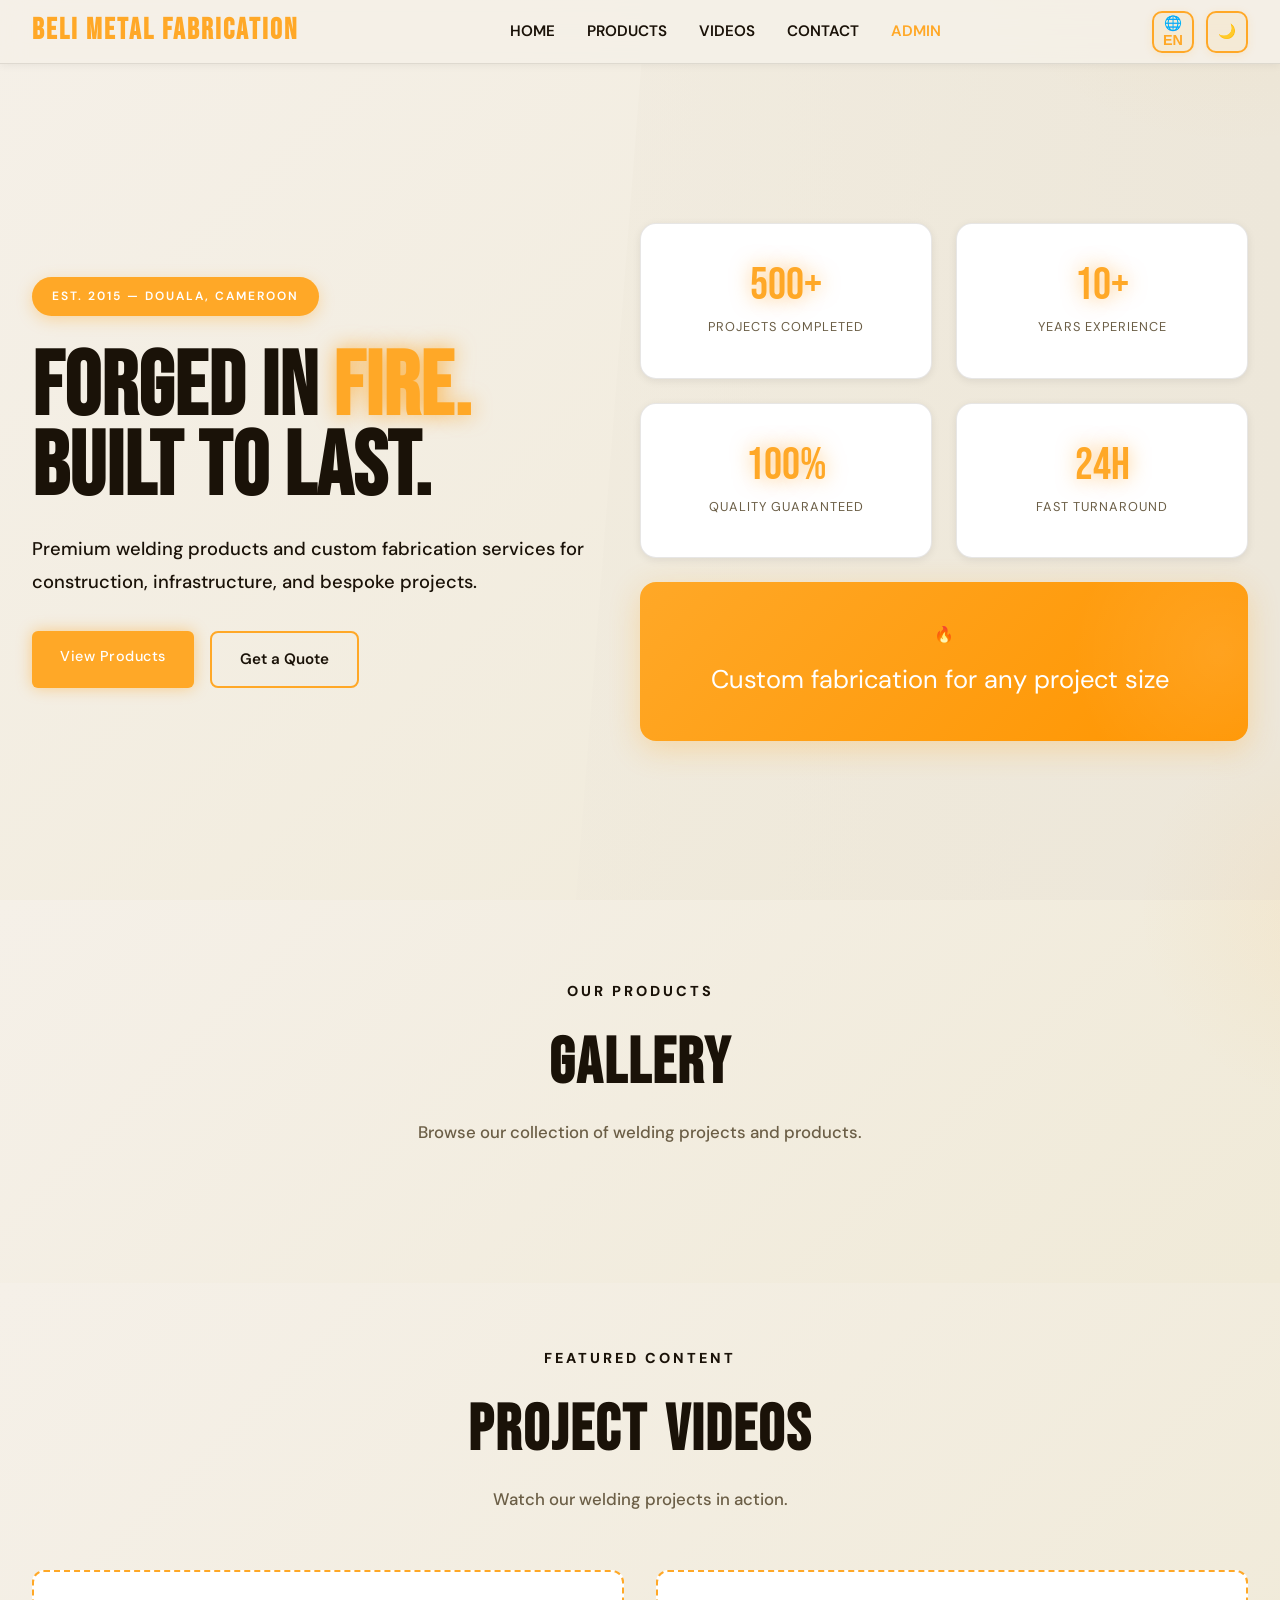
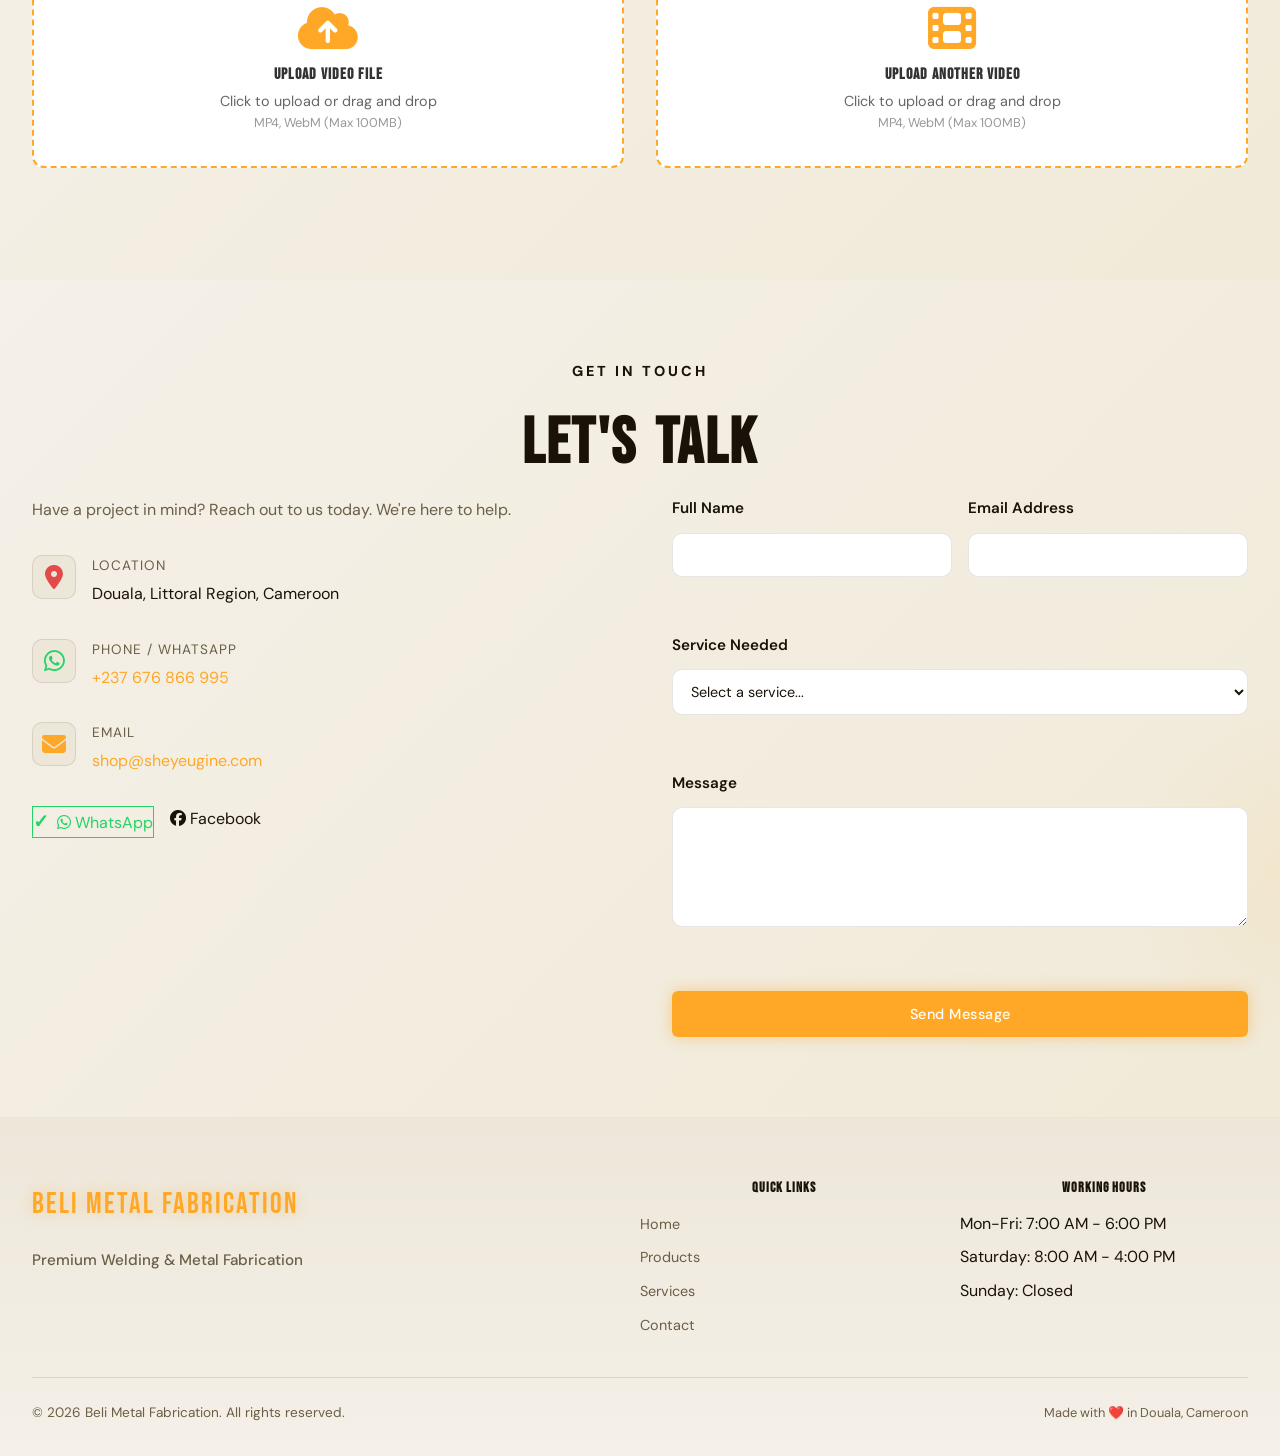
<file: index.html>
<!DOCTYPE html>
<html lang="en">
<head>
  <meta charset="UTF-8">
  <meta name="viewport" content="width=device-width, initial-scale=1.0">
  <meta name="description" content="Beli Metal Fabrication — Premium welding and metal fabrication services in Douala, Cameroon.">
  <meta name="keywords" content="welding, fabrication, steel, gates, grills, metalwork, Douala, Cameroon">
  <title>Beli Metal Fabrication | Premium Welding Services</title>
  
  <link rel="preconnect" href="https://fonts.googleapis.com">
  <link href="https://fonts.googleapis.com/css2?family=Bebas+Neue&family=DM+Sans:wght@300;400;500&display=swap" rel="stylesheet">
  <link rel="stylesheet" href="https://cdnjs.cloudflare.com/ajax/libs/font-awesome/6.4.0/css/all.min.css">
  
  <style>
    /* ===== CSS VARIABLES & THEME SYSTEM ===== */
    :root {
      --bg: #F5F0E8;
      --bg2: #EDE7DA;
      --surface: #FFFFFF;
      --text: #1A1208;
      --text2: #6B5E46;
      --accent: #FFA827;
      --accent2: #FFB74D;
      --steel: #3D4A5C;
      --border: rgba(26, 18, 8, 0.10);
      --nav-bg: rgba(245, 240, 232, 0.92);
      --wa: #25D366;
      --card-shadow: 0 2px 8px rgba(0, 0, 0, 0.08);
      --card-shadow-hover: 0 8px 24px rgba(0, 0, 0, 0.15);
      --glow: 0 0 20px rgba(255, 168, 39, 0.25);
    }

    [data-theme="dark"] {
      --bg: #0F1117;
      --bg2: #171C27;
      --surface: #1E2535;
      --text: #F0EAD8;
      --text2: #9A8E78;
      --accent: #FFA827;
      --nav-bg: rgba(15, 17, 23, 0.92);
      --card-shadow: 0 2px 16px rgba(0, 0, 0, 0.3);
    }

    /* ===== RESET & BASE STYLES ===== */
    * {
      margin: 0;
      padding: 0;
      box-sizing: border-box;
    }

    html {
      scroll-behavior: smooth;
    }

    body {
      font-family: 'DM Sans', sans-serif;
      background-color: var(--bg);
      color: var(--text);
      line-height: 1.6;
      transition: background-color 0.3s ease, color 0.3s ease;
      overflow-x: hidden;
    }

    /* ===== TYPOGRAPHY ===== */
    h1, h2, h3, h4, h5, h6 {
      font-family: 'Bebas Neue', sans-serif;
      line-height: 0.9;
      letter-spacing: 1px;
      text-align: center;
    }

    em {
      font-style: normal;
      color: var(--accent);
      text-shadow: 0 0 20px rgba(255, 152, 0, 0.6);
    }

    a {
      color: inherit;
      text-decoration: none;
    }

    /* ===== BUTTONS ===== */
    .btn-primary {
      background: var(--accent);
      color: white;
      padding: 14px 28px;
      border-radius: 6px;
      border: none;
      font-family: 'DM Sans', sans-serif;
      font-size: 0.9rem;
      font-weight: 500;
      letter-spacing: 0.5px;
      cursor: pointer;
      transition: background 0.3s ease, box-shadow 0.3s ease;
      box-shadow: 0 0 15px rgba(255, 152, 0, 0.4);
    }

    .btn-primary:hover {
      background: var(--accent2);
      box-shadow: 0 0 25px rgba(255, 152, 0, 0.7);
    }

    .btn-secondary {
      background: transparent;
      color: var(--text);
      padding: 14px 28px;
      border-radius: 8px;
      border: 2px solid var(--accent);
      font-family: 'DM Sans', sans-serif;
      font-size: 0.95rem;
      font-weight: 600;
      cursor: pointer;
      transition: all 0.3s ease;
    }

    .btn-secondary:hover {
      background: rgba(255, 168, 39, 0.1);
      border-color: var(--accent);
      color: var(--accent);
      transform: translateY(-2px);
      box-shadow: 0 4px 15px rgba(255, 168, 39, 0.2);
    }

    /* ===== FORMS ===== */
    input, select, textarea {
      background: var(--surface);
      border: 1px solid var(--border);
      border-radius: 10px;
      padding: 12px 14px;
      font-family: 'DM Sans', sans-serif;
      font-size: 0.9rem;
      color: var(--text);
      width: 100%;
      transition: border-color 0.3s ease, box-shadow 0.3s ease, background 0.3s ease;
    }

    input:hover, select:hover, textarea:hover {
      border-color: rgba(255, 168, 39, 0.3);
      background: rgba(255, 168, 39, 0.02);
    }  

    input:focus, select:focus, textarea:focus {
      border-color: var(--accent);
      outline: none;
      box-shadow: 0 0 0 3px rgba(255, 168, 39, 0.15);
      background: var(--surface);
    }

    textarea {
      resize: vertical;
      min-height: 120px;
    }

    .form-group {
      position: relative;
      margin-bottom: 2rem;
    }

    .form-group label {
      display: block;
      margin-bottom: 0.75rem;
      font-weight: 600;
      font-size: 0.95rem;
      color: var(--text);
      transition: color 0.3s ease;
    }

    .form-group:focus-within label {
      color: var(--accent);
    }

    .form-error {
      display: none;
      color: #E24B4A;
      font-size: 0.8rem;
      margin-top: 0.25rem;
    }

    .form-group.invalid input,
    .form-group.invalid select,
    .form-group.invalid textarea {
      border-color: #E24B4A;
    }

    .form-group.invalid .form-error {
      display: block;
    }

    /* ===== NAVBAR ===== */
    nav {
      position: fixed;
      top: 0;
      left: 0;
      right: 0;
      height: 64px;
      background: var(--nav-bg);
      backdrop-filter: blur(12px);
      display: flex;
      align-items: center;
      justify-content: space-between;
      padding: 0 2rem;
      z-index: 100;
      border-bottom: 1px solid var(--border);
      box-shadow: 0 2px 8px rgba(0, 0, 0, 0.05);
    }

    .logo {
      font-family: 'Bebas Neue', sans-serif;
      font-size: 1.8rem;
      letter-spacing: 2px;
      font-weight: 700;
      display: flex;
      gap: 0.25rem;
    }

    .logo-accent {
      color: var(--accent);
    }

    .nav-links {
      display: flex;
      gap: 2rem;
    }

    .nav-links a {
      font-size: 0.95rem;
      font-weight: 600;
      color: var(--text);
      transition: color 0.3s ease;
      text-transform: uppercase;
    }

    .nav-links a:hover {
      color: var(--accent);
    }

    .nav-controls {
      display: flex;
      gap: 0.75rem;
      align-items: center;
    }

    .icon-btn {
      width: 42px;
      height: 42px;
      border: 2px solid var(--accent);
      background: rgba(255, 168, 39, 0.08);
      border-radius: 10px;
      cursor: pointer;
      display: flex;
      align-items: center;
      justify-content: center;
      font-size: 0.9rem;
      font-weight: 600;
      color: var(--accent);
      transition: all 0.3s cubic-bezier(0.34, 1.56, 0.64, 1);
      box-shadow: 0 2px 8px rgba(255, 168, 39, 0.15);
    }

    .icon-btn:hover {
      border-color: var(--accent);
      background: rgba(255, 168, 39, 0.15);
      transform: scale(1.12) translateY(-2px);
      box-shadow: 0 4px 16px rgba(255, 168, 39, 0.4);
    }

    .hamburger {
      display: none;
      flex-direction: column;
      gap: 4px;
    }

    .hamburger span {
      width: 24px;
      height: 2px;
      background: var(--text);
      transition: all 0.3s ease;
    }

    /* ===== MOBILE MENU ===== */
    .mobile-menu {
      display: none;
      position: fixed;
      top: 64px;
      left: 0;
      right: 0;
      background: var(--nav-bg);
      backdrop-filter: blur(12px);
      flex-direction: column;
      padding: 1.5rem 2rem;
      gap: 1.25rem;
      border-bottom: 1px solid var(--border);
      z-index: 99;
    }

    .mobile-menu.open {
      display: flex;
    }

    .mobile-menu a {
      font-size: 1rem;
      color: var(--text2);
      transition: color 0.3s ease;
    }

    .mobile-menu a:hover {
      color: var(--accent);
    }

    /* ===== HERO SECTION ===== */
    section {
      scroll-margin-top: 64px;
    }

    #home {
      min-height: 100vh;
      display: grid;
      grid-template-columns: 1fr 1fr;
      align-items: center;
      padding: 6rem 2rem 2rem 2rem;
      background: linear-gradient(135deg, var(--bg) 0%, #F0EAD8 100%);
      position: relative;
      overflow: hidden;
    }

    #home::after {
      content: '';
      position: absolute;
      top: -50%;
      right: -20%;
      width: 600px;
      height: 600px;
      background: radial-gradient(circle, rgba(255, 168, 39, 0.08) 0%, transparent 70%);
      border-radius: 50%;
      pointer-events: none;
      z-index: 0;
    }

    #home::before {
      content: '';
      position: absolute;
      right: 0;
      top: 0;
      width: 55%;
      height: 100%;
      background: linear-gradient(to left, var(--bg2) 0%, rgba(237, 231, 218, 0.3) 100%);
      clip-path: polygon(10% 0, 100% 0, 100% 100%, 0% 100%);
      z-index: 0;
    }

    .hero-content {
      position: relative;
      z-index: 1;
      max-width: 600px;
      animation: slideInFromLeft 0.8s cubic-bezier(0.34, 1.56, 0.64, 1);
    }

    @keyframes slideInFromLeft {
      from {
        opacity: 0;
        transform: translateX(-40px);
      }
      to {
        opacity: 1;
        transform: translateX(0);
      }
    }

    .hero-badge {
      display: inline-block;
      background: var(--accent);
      color: white;
      padding: 10px 20px;
      border-radius: 50px;
      font-size: 0.75rem;
      letter-spacing: 2px;
      text-transform: uppercase;
      margin-bottom: 2rem;
      font-family: 'DM Sans', sans-serif;
      font-weight: 600;
      box-shadow: 0 4px 15px rgba(255, 168, 39, 0.35);
      animation: fadeInDown 0.6s cubic-bezier(0.34, 1.56, 0.64, 1);
    }

    @keyframes fadeInDown {
      from {
        opacity: 0;
        transform: translateY(-20px);
      }
      to {
        opacity: 1;
        transform: translateY(0);
      }
    }

    .hero-content h1 {
      font-size: clamp(3.5rem, 7vw, 6rem);
      color: var(--text);
      margin-bottom: 1.5rem;
      line-height: 0.9;
      text-align: left;
    }

    .hero-content p {
      font-size: 1.15rem;
      color: var(--text);
      margin-bottom: 2rem;
      line-height: 1.8;
      font-weight: 500;
    }

    .hero-buttons {
      display: flex;
      gap: 1rem;
      flex-wrap: wrap;
    }

    .hero-visual {
      display: grid;
      grid-template-columns: 1fr 1fr;
      grid-template-rows: auto auto;
      gap: 1.5rem;
      position: relative;
      z-index: 1;
      animation: slideInFromRight 0.8s cubic-bezier(0.34, 1.56, 0.64, 1);
    }

    @keyframes slideInFromRight {
      from {
        opacity: 0;
        transform: translateX(40px);
      }
      to {
        opacity: 1;
        transform: translateX(0);
      }
    }

    .stat-card {
      background: var(--surface);
      border: 1px solid var(--border);
      border-radius: 16px;
      padding: 2.5rem 2rem;
      text-align: center;
      transition: all 0.3s ease;
      box-shadow: var(--card-shadow);
    }

    .stat-card:hover {
      transform: translateY(-4px);
      box-shadow: var(--card-shadow-hover);
      border-color: var(--accent);
    }

    .stat-number {
      font-family: 'Bebas Neue', sans-serif;
      font-size: 2.8rem;
      color: var(--accent);
      line-height: 1;
      margin-bottom: 0.5rem;
      text-shadow: 0 0 20px rgba(255, 152, 0, 0.5);
    }

    .stat-label {
      font-size: 0.8rem;
      color: var(--text2);
      text-transform: uppercase;
      letter-spacing: 1px;
    }

    .accent-card {
      grid-column: span 2;
      background: linear-gradient(135deg, var(--accent) 0%, #FF9500 100%);
      color: white;
      border-radius: 16px;
      padding: 2.5rem;
      text-align: center;
      display: flex;
      align-items: center;
      justify-content: center;
      flex-direction: column;
      gap: 0.75rem;
      box-shadow: 0 8px 30px rgba(255, 168, 39, 0.3);
      position: relative;
      overflow: hidden;
    }

    .accent-card::before {
      content: '';
      position: absolute;
      top: -50%;
      right: -20%;
      width: 300px;
      height: 300px;
      background: radial-gradient(circle, rgba(255, 255, 255, 0.1) 0%, transparent 70%);
      border-radius: 50%;
      pointer-events: none;
    }

    .accent-card span {
      font-size: 1.6rem;
      margin-right: 0.5rem;
      position: relative;
      z-index: 1;
    }

    /* ===== SECTION HEADERS ===== */
    .section-label {
      font-size: 0.9rem;
      letter-spacing: 3px;
      text-transform: uppercase;
      color: var(--text);
      margin-bottom: 1rem;
      text-align: center;
      font-weight: 800;
      display: block;
      width: 100%;
      position: relative;
      padding-bottom: 1rem;
      z-index: 1;
    }\n\n    .section-label::after {\n      content: '';\n      position: absolute;\n      bottom: 0;\n      left: 50%;\n      transform: translateX(-50%);\n      width: 50px;\n      height: 3px;\n      background: linear-gradient(90deg, transparent, var(--accent), transparent);\n    }

    .section-title {
      font-family: 'Bebas Neue', sans-serif;
      font-size: clamp(2.5rem, 5vw, 5.5rem);
      color: var(--text);
      margin-bottom: 1.5rem;
      line-height: 0.9;
      text-align: center;
      letter-spacing: 2px;
      word-spacing: 0.1em;
      position: relative;
      z-index: 1;
    }

    .section-subtitle {
      font-size: 1.05rem;
      color: var(--text2);
      margin-bottom: 3.5rem;
      max-width: 600px;
      margin-left: auto;
      margin-right: auto;
      text-align: center;
      line-height: 1.8;
      font-weight: 500;
      position: relative;
      z-index: 1;
    }

    /* ===== PRODUCTS SECTION ===== */
    #products {
      background: linear-gradient(135deg, var(--bg) 0%, #F0EAD8 100%);
      padding: 5rem 2rem;
      position: relative;
    }

    #products::after {
      content: '';
      position: absolute;
      top: -50%;
      right: -20%;
      width: 400px;
      height: 400px;
      background: radial-gradient(circle, rgba(255, 168, 39, 0.08) 0%, transparent 70%);
      border-radius: 50%;
      pointer-events: none;
      z-index: 0;
    }

    .product-grid {
      display: grid;
      grid-template-columns: repeat(3, 1fr);
      gap: 2rem;
      margin-top: 3rem;
      position: relative;
      z-index: 1;
    }

    /* Gallery Card Styling */
    .gallery-card {
      background: var(--surface);
      border: 1px solid var(--border);
      border-radius: 16px;
      overflow: hidden;
      transition: all 0.4s cubic-bezier(0.34, 1.56, 0.64, 1);
      box-shadow: var(--card-shadow);
      cursor: pointer;
      display: flex;
      flex-direction: column;
      height: 100%;
    }

    .gallery-card:hover {
      transform: translateY(-8px);
      box-shadow: var(--card-shadow-hover);
      border-color: var(--accent);
    }

    .gallery-card img {
      width: 100%;
      height: 280px;
      object-fit: contain;
      padding: 12px;
      background: var(--bg2);
    }

    .gallery-card .card-info {
      padding: 1.5rem;
      flex-grow: 1;
      display: flex;
      flex-direction: column;
      justify-content: space-between;
    }

    .gallery-card h5 {
      margin: 0 0 1rem 0;
      font-size: 1rem;
      text-align: left;
      color: var(--text);
    }

    .price-whatsapp {
      display: flex;
      justify-content: space-between;
      align-items: center;
      gap: 1rem;
    }

    .price {
      font-weight: 700;
      color: var(--accent);
      font-size: 0.95rem;
    }

    .whatsapp-icon {
      width: 40px;
      height: 40px;
      background: var(--wa);
      color: white;
      border-radius: 50%;
      display: flex;
      align-items: center;
      justify-content: center;
      transition: all 0.3s ease;
      font-size: 1rem;
      border: none;
    }

    .whatsapp-icon:hover {
      transform: scale(1.15);
      box-shadow: 0 4px 12px rgba(37, 211, 102, 0.4);
    }

    /* Video Thumbnail Styling */
    .video-thumbnail {
      position: relative;
      width: 100%;
      height: 280px;
      overflow: hidden;
      background: #000;
      cursor: pointer;
      display: flex;
      align-items: center;
      justify-content: center;
    }

    .video-thumbnail img {
      width: 100%;
      height: 100%;
      object-fit: cover;
      padding: 0;
      display: block;
    }

    .play-button {
      position: absolute;
      width: 60px;
      height: 60px;
      background: rgba(255, 168, 39, 0.9);
      border-radius: 50%;
      display: flex;
      align-items: center;
      justify-content: center;
      font-size: 1.5rem;
      color: white;
      transition: all 0.3s ease;
      z-index: 2;
    }

    .video-thumbnail:hover .play-button {
      background: rgba(255, 168, 39, 1);
      transform: scale(1.2);
    }

    article.product-card {
      background: var(--surface);
      border: 1px solid var(--border);
      border-radius: 16px;
      overflow: hidden;
      transition: all 0.4s cubic-bezier(0.34, 1.56, 0.64, 1);
      box-shadow: var(--card-shadow);
      position: relative;
    }

    article.product-card::before {
      content: '';
      position: absolute;
      top: 0;
      left: 0;
      right: 0;
      bottom: 0;
      background: linear-gradient(135deg, rgba(255, 168, 39, 0.1) 0%, transparent 100%);
      opacity: 0;
      transition: opacity 0.3s ease;
      z-index: 1;
    }

    article.product-card:hover {
      transform: translateY(-8px);
      box-shadow: var(--card-shadow-hover);
      border-color: var(--accent);
    }

    article.product-card:hover::before {
      opacity: 1;
    }

    .product-image {
      position: relative;
      height: 220px;
      background: var(--bg2);
      display: flex;
      align-items: center;
      justify-content: center;
      overflow: hidden;
    }

    .product-image img {
      width: 100%;
      height: 100%;
      object-fit: cover;
    }

    .product-image-placeholder {
      display: flex;
      flex-direction: column;
      align-items: center;
      justify-content: center;
      font-size: 3rem;
      gap: 0.5rem;
      width: 100%;
      height: 100%;
    }

    .product-tag {
      position: absolute;
      top: 12px;
      left: 12px;
      background: var(--accent);
      color: white;
      padding: 6px 12px;
      border-radius: 4px;
      font-size: 0.7rem;
      font-weight: 600;
      text-transform: uppercase;
      letter-spacing: 1px;
    }

    .wa-badge {
      position: absolute;
      bottom: 12px;
      right: 12px;
      width: 48px;
      height: 48px;
      background: var(--wa);
      border-radius: 50%;
      display: flex;
      align-items: center;
      justify-content: center;
      font-size: 1.5rem;
      cursor: pointer;
      transition: all 0.3s cubic-bezier(0.34, 1.56, 0.64, 1);
      box-shadow: 0 4px 12px rgba(37, 211, 102, 0.3);
    }

    .wa-badge:hover {
      transform: scale(1.15) rotate(10deg);
      box-shadow: 0 6px 20px rgba(37, 211, 102, 0.5);
    }

    .product-body {
      padding: 1.5rem;
      position: relative;
      z-index: 2;
    }

    .product-name {
      font-size: 1.05rem;
      font-weight: 600;
      color: var(--text);
      margin-bottom: 0.75rem;
      transition: color 0.3s ease;
    }

    article.product-card:hover .product-name {
      color: var(--accent);
    }

    .product-description {
      font-size: 0.85rem;
      color: var(--text2);
      margin-bottom: 1rem;
    }

    .product-footer {
      display: flex;
      justify-content: space-between;
      align-items: center;
    }

    .product-price {
      font-family: 'Bebas Neue', sans-serif;
      font-size: 1.5rem;
      color: var(--accent);
      text-shadow: 0 0 10px rgba(255, 152, 0, 0.4);
    }

    .product-price-label {
      font-size: 0.7rem;
      font-family: 'DM Sans', sans-serif;
      display: block;
      color: var(--text2);
    }

    /* ===== SERVICES SECTION ===== */
    #services {
      background: linear-gradient(135deg, #F0EAD8 0%, var(--bg) 100%);
      padding: 5rem 2rem;
      position: relative;
    }

    #services::after {
      content: '';
      position: absolute;
      top: -50%;
      left: -10%;
      width: 400px;
      height: 400px;
      background: radial-gradient(circle, rgba(255, 168, 39, 0.08) 0%, transparent 70%);
      border-radius: 50%;
      pointer-events: none;
      z-index: 0;
    }

    .services-grid {
      display: grid;
      grid-template-columns: repeat(auto-fill, minmax(240px, 1fr));
      gap: 2rem;
      margin-top: 3rem;
      position: relative;
      z-index: 1;
    }

    .service-card {
      background: var(--surface);
      border: 1px solid var(--border);
      border-radius: 16px;
      padding: 2.5rem 2rem;
      text-align: center;
      transition: all 0.4s cubic-bezier(0.34, 1.56, 0.64, 1);
      box-shadow: var(--card-shadow);
      position: relative;
      overflow: hidden;
    }

    .service-card::before {
      content: '';
      position: absolute;
      top: 0;
      left: 0;
      right: 0;
      height: 3px;
      background: linear-gradient(90deg, transparent, var(--accent), transparent);
      transform: scaleX(0);
      transition: transform 0.4s ease;
    }

    .service-card:hover::before {
      transform: scaleX(1);
    }

    .service-card:hover {
      border-color: var(--accent);
      transform: translateY(-6px);
      box-shadow: var(--card-shadow-hover);
    }

    .service-icon {
      font-size: 2.8rem;
      margin-bottom: 1.2rem;
      display: block;
      transition: transform 0.3s cubic-bezier(0.34, 1.56, 0.64, 1);
    }

    .service-card:hover .service-icon {
      transform: scale(1.15) rotate(-5deg);
    }

    .service-name {
      font-size: 1.05rem;
      font-weight: 600;
      color: var(--text);
      margin-bottom: 1rem;
      transition: color 0.3s ease;
    }

    .service-card:hover .service-name {
      color: var(--accent);
    }

    .service-description {
      font-size: 0.85rem;
      color: var(--text2);
      line-height: 1.5;
    }

    /* ===== GALLERY SECTION ===== */
    #gallery {
      background: var(--bg2);
      padding: 4rem 2rem;
    }

    .gallery-grid {
      display: grid;
      grid-template-columns: repeat(3, 1fr);
      grid-auto-rows: 200px;
      gap: 1rem;
    }

    .gallery-item {
      background: var(--surface);
      border: 1px solid var(--border);
      border-radius: 10px;
      overflow: hidden;
      transition: transform 0.3s ease, box-shadow 0.3s ease;
    }

    .gallery-item:hover {
      transform: translateY(-4px);
      box-shadow: var(--card-shadow);
    }

    .gallery-item.wide {
      grid-column: span 2;
    }

    .gallery-item.tall {
      grid-row: span 2;
    }

    .gallery-placeholder {
      display: flex;
      flex-direction: column;
      align-items: center;
      justify-content: center;
      width: 100%;
      height: 100%;
      background: var(--bg2);
      font-size: 2.5rem;
      gap: 0.5rem;
    }

    .gallery-placeholder-label {
      font-size: 0.85rem;
      color: var(--text2);
    }

    /* ===== CONTACT SECTION ===== */
    #contact {
      background: linear-gradient(135deg, var(--bg) 0%, #F0EAD8 100%);
      padding: 5rem 2rem;
      position: relative;
    }

    #contact::after {
      content: '';
      position: absolute;
      top: 50%;
      right: -15%;
      width: 350px;
      height: 350px;
      background: radial-gradient(circle, rgba(255, 168, 39, 0.08) 0%, transparent 70%);
      border-radius: 50%;
      pointer-events: none;
      z-index: 0;
    }

    .contact-grid {
      display: grid;
      grid-template-columns: 1fr 1fr;
      gap: 4rem;
      position: relative;
      z-index: 1;
    }

    .contact-info {
      display: flex;
      flex-direction: column;
      gap: 2rem;
    }

    .contact-intro {
      font-size: 1rem;
      color: var(--text2);
      line-height: 1.7;
    }

    .contact-item {
      display: flex;
      gap: 1rem;
    }

    .contact-icon {
      width: 44px;
      height: 44px;
      background: var(--bg2);
      border: 1px solid var(--border);
      border-radius: 10px;
      display: flex;
      align-items: center;
      justify-content: center;
      font-size: 1.5rem;
      flex-shrink: 0;
    }

    .contact-details {
      flex: 1;
    }

    .contact-label {
      font-size: 0.85rem;
      color: var(--text2);
      text-transform: uppercase;
      letter-spacing: 1px;
      margin-bottom: 0.25rem;
    }

    .contact-text {
      font-size: 1rem;
      color: var(--text);
    }

    .contact-text a {
      color: var(--accent);
      transition: color 0.3s ease;
    }

    .contact-text a:hover {
      color: var(--accent2);
    }

    .social-buttons {
      display: flex;
      gap: 1rem;
    }

    .social-link.whatsapp {
      background: transparent;
      color: var(--wa);
      border: 1.5px solid var(--wa);
    }

    .social-link.whatsapp::before {
      content: '✓';
      font-weight: bold;
      font-size: 1.2rem;
      margin-right: 0.25rem;
    }

    .social-link.whatsapp:hover {
      background: var(--wa);
      color: white;
      border-color: var(--wa);
      box-shadow: 0 4px 12px rgba(37, 211, 102, 0.4);
    }

    .social-link.facebook:hover {
      background: #1877F2;
      color: white;
      border-color: #1877F2;
      box-shadow: 0 4px 12px rgba(24, 119, 242, 0.4);
    }

    .contact-form {
      display: flex;
      flex-direction: column;
      gap: 1.5rem;
    }

    .form-row {
      display: grid;
      grid-template-columns: 1fr 1fr;
      gap: 1rem;
    }

    .form-success {
      display: none;
      background: #D4EDDA;
      color: #155724;
      padding: 1rem;
      border-radius: 8px;
      text-align: center;
      margin-bottom: 1rem;
    }

    .form-success.show {
      display: block;
      animation: slideDown 0.3s ease;
    }

    @keyframes slideDown {
      from {
        opacity: 0;
        transform: translateY(-10px);
      }
      to {
        opacity: 1;
        transform: translateY(0);
      }
    }

    /* ===== FOOTER ===== */
    footer {
      background: linear-gradient(180deg, var(--bg2) 0%, var(--bg) 100%);
      color: var(--text);
      border-top: 1px solid rgba(255, 168, 39, 0.2);
      padding: 4rem 2rem 2rem 2rem;
      box-shadow: 0 -2px 8px rgba(0, 0, 0, 0.05);
    }

    .footer-grid {
      display: grid;
      grid-template-columns: 2fr 1fr 1fr;
      gap: 2rem;
      margin-bottom: 2rem;
    }

    .footer-brand {
      display: flex;
      flex-direction: column;
      gap: 0.75rem;
    }

    .footer-logo {
      font-family: 'Bebas Neue', sans-serif;
      font-size: 1.8rem;
      color: var(--accent);
      letter-spacing: 2px;
      text-shadow: 0 0 15px rgba(255, 168, 39, 0.4);
      margin-bottom: 0.5rem;
    }

    .footer-tagline {
      font-size: 0.95rem;
      color: var(--text2);
      line-height: 1.7;
      font-weight: 500;
    }

    .footer-section h3 {
      font-size: 0.9rem;
      margin-bottom: 1rem;
      text-transform: uppercase;
      letter-spacing: 1px;
      text-align: center;
      color: var(--text);
      font-weight: 700;
    }

    .footer-section ul {
      list-style: none;
    }

    .footer-section li {
      margin-bottom: 0.5rem;
    }

    .footer-section a {
      color: var(--text2);
      transition: color 0.3s ease;
      font-size: 0.9rem;
    }

    .footer-section a:hover {
      color: var(--accent);
    }

    .footer-bottom {
      border-top: 1px solid var(--border);
      padding-top: 1.5rem;
      display: flex;
      justify-content: space-between;
      align-items: center;
      font-size: 0.85rem;
      color: var(--text2);
    }

    .footer-credit {
      font-size: 0.8rem;
    }

    /* ===== RESPONSIVE DESIGN ===== */
    @media (max-width: 768px) {
      nav {
        padding: 0 1.25rem;
      }

      .nav-links {
        display: none;
      }

      .hamburger {
        display: flex;
      }

      #home {
        grid-template-columns: 1fr;
        padding: 6rem 1.25rem 2rem 1.25rem;
      }

      #home::before {
        display: none;
      }

      .hero-visual {
        display: none;
      }

      #products, #services, #gallery, #contact, footer {
        padding-left: 1.25rem;
        padding-right: 1.25rem;
      }

      .product-grid {
        grid-template-columns: repeat(2, 1fr);
        gap: 1.5rem;
        margin-top: 2rem;
      }

      .gallery-card {
        border-radius: 12px;
      }

      .gallery-card img {
        height: 220px;
      }

      .contact-grid {
        grid-template-columns: 1fr;
        gap: 2rem;
      }

      .form-row {
        grid-template-columns: 1fr;
      }

      .gallery-grid {
        grid-template-columns: repeat(2, 1fr);
      }

      .gallery-item.wide {
        grid-column: span 1;
      }

      .footer-grid {
        grid-template-columns: 1fr 1fr;
      }

      .footer-brand {
        grid-column: span 2;
      }

      .footer-bottom {
        flex-direction: column;
        gap: 1rem;
        text-align: center;
      }

      /* Video and gallery responsiveness for tablets */
      .video-upload-grid {
        grid-template-columns: 1fr !important;
      }

      #videosContainer {
        grid-template-columns: 1fr !important;
      }
    }

    @media (max-width: 480px) {
      .product-grid {
        grid-template-columns: 1fr;
        gap: 1rem;
        margin-top: 1.5rem;
      }

      .gallery-card {
        border-radius: 10px;
      }

      .gallery-card img {
        height: 200px;
      }

      .gallery-card .card-info {
        padding: 1rem;
      }

      .gallery-card h5 {
        font-size: 0.9rem;
      }

      .price {
        font-size: 0.85rem;
      }

      .gallery-grid {
        grid-template-columns: 1fr;
        grid-auto-rows: auto;
      }

      .gallery-item.tall {
        grid-row: span 1;
      }

      .hero-buttons {
        flex-direction: column;
      }

      .hero-buttons button,
      .hero-buttons a {
        width: 100%;
      }

      .form-row {
        grid-template-columns: 1fr;
      }

      .social-buttons {
        flex-direction: column;
      }

      /* Video and gallery responsiveness for mobile */
      .video-upload-grid {
        grid-template-columns: 1fr !important;
        gap: 1rem !important;
      }

      #videosContainer {
        grid-template-columns: 1fr !important;
        gap: 1rem !important;
      }
    }
  </style>
</head>
<body>
<body>

  <!-- ===== NAVBAR ===== -->
  <nav role="navigation" aria-label="Main navigation">
    <a href="#home" class="logo">
      <span class="logo-accent">Beli Metal Fabrication</span>
    </a>

    <div class="nav-links">
      <a href="#home" data-i18n="nav.home">Home</a>
      <a href="#products" data-i18n="nav.products">Gallery</a>
      <a href="#videos" data-i18n="nav.videos">Videos</a>
      <a href="#contact" data-i18n="nav.contact">Contact</a>
      <a href="admin.html" data-i18n="nav.admin" style="color: var(--accent);">Admin</a>
    </div>

    <div class="nav-controls">
      <button class="icon-btn" id="langToggle" aria-label="Toggle language">🌐 EN</button>
      <button class="icon-btn" id="themeToggle" aria-label="Toggle theme">🌙</button>
      <button class="icon-btn hamburger" id="hamburger" aria-label="Toggle menu" aria-expanded="false">
        <span></span>
        <span></span>
        <span></span>
      </button>
    </div>
  </nav>

  <!-- ===== MOBILE MENU ===== -->
  <div class="mobile-menu" id="mobileMenu" aria-hidden="true">
    <a href="#home" data-i18n="nav.home">Home</a>
    <a href="#products" data-i18n="nav.products">Products</a>
    <a href="#services" data-i18n="nav.services">Services</a>
    <a href="#gallery" data-i18n="nav.gallery">Gallery</a>
    <a href="#contact" data-i18n="nav.contact">Contact</a>
  </div>

  <!-- ===== HERO SECTION ===== -->
  <section id="home" aria-label="Hero section">
    <div class="hero-content">
      <div class="hero-badge" data-i18n="hero.badge">Est. 2015 — Douala, Cameroon</div>
      <h1 data-i18n="hero.title">FORGED IN <em>FIRE.</em><br>BUILT TO LAST.</h1>
      <p data-i18n="hero.subtitle">Premium welding products and custom fabrication services for construction, infrastructure, and bespoke projects.</p>
      <div class="hero-buttons">
        <a href="#products" class="btn-primary" data-i18n="hero.cta1">View Products</a>
        <a href="#contact" class="btn-secondary" data-i18n="hero.cta2">Get a Quote</a>
      </div>
    </div>

    <div class="hero-visual">
      <div class="stat-card">
        <div class="stat-number">500+</div>
        <div class="stat-label" data-i18n="hero.stat1">Projects Completed</div>
      </div>
      <div class="stat-card">
        <div class="stat-number">10+</div>
        <div class="stat-label" data-i18n="hero.stat2">Years Experience</div>
      </div>
      <div class="stat-card">
        <div class="stat-number">100%</div>
        <div class="stat-label" data-i18n="hero.stat3">Quality Guaranteed</div>
      </div>
      <div class="stat-card">
        <div class="stat-number">24h</div>
        <div class="stat-label" data-i18n="hero.stat4">Fast Turnaround</div>
      </div>
      <div class="accent-card">
        🔥 <span data-i18n="hero.accent">Custom fabrication for any project size</span>
      </div>
    </div>
  </section>

  <!-- ===== PRODUCTS/GALLERY SECTION ===== -->
  <section id="products" aria-label="Gallery">
    <div class="section-label">Our Products</div>
    <h2 class="section-title">GALLERY</h2>
    <p class="section-subtitle">Browse our collection of welding projects and products.</p>
    <div class="product-grid" id="galleryContainer"></div>
  </section>

  <!-- ===== VIDEOS SECTION ===== -->
  <section id="videos" aria-label="Videos" style="background: linear-gradient(135deg, var(--bg) 0%, #F0EAD8 100%); padding: 4rem 2rem;">
    <div style="max-width: 1400px; margin: 0 auto;">
      <div class="section-label">Featured Content</div>
      <h2 class="section-title">PROJECT VIDEOS</h2>
      <p class="section-subtitle">Watch our welding projects in action.</p>
      
      <!-- Video Upload Divs Row -->
      <div class="video-upload-grid" style="display: grid; grid-template-columns: 1fr 1fr; gap: 2rem; margin-bottom: 3rem;">
        <!-- Upload Video File -->
        <div style="background: #FFFFFF; padding: 2rem; border-radius: 12px; border: 2px dashed #FFA827; text-align: center; cursor: pointer;" ondrop="handleVideoDrop(event)" ondragover="event.preventDefault()" onclick="document.getElementById('videoFileUpload').click()">
          <input type="file" id="videoFileUpload" accept="video/*" style="display: none;" onchange="handleVideoFileUpload(event)">
          <i class="fas fa-cloud-upload-alt" style="font-size: 3rem; color: #FFA827; margin-bottom: 1rem; display: block;"></i>
          <h4 style="color: #333; margin-bottom: 0.5rem;">Upload Video File</h4>
          <p style="color: #666; font-size: 0.9rem;">Click to upload or drag and drop</p>
          <p style="color: #999; font-size: 0.8rem;">MP4, WebM (Max 100MB)</p>
        </div>

        <!-- Upload Video File - Second Option -->
        <div style="background: #FFFFFF; padding: 2rem; border-radius: 12px; border: 2px dashed #FFA827; text-align: center; cursor: pointer;" ondrop="handleVideoDrop2(event)" ondragover="event.preventDefault()" onclick="document.getElementById('videoFileUpload2').click()">
          <input type="file" id="videoFileUpload2" accept="video/*" style="display: none;" onchange="handleVideoFileUpload2(event)">
          <i class="fas fa-film" style="font-size: 3rem; color: #FFA827; margin-bottom: 1rem; display: block;"></i>
          <h4 style="color: #333; margin-bottom: 0.5rem;">Upload Another Video</h4>
          <p style="color: #666; font-size: 0.9rem;">Click to upload or drag and drop</p>
          <p style="color: #999; font-size: 0.8rem;">MP4, WebM (Max 100MB)</p>
        </div>
      </div>

      <!-- Videos Grid -->
      <div id="videosContainer" style="display: grid; grid-template-columns: repeat(auto-fit, minmax(300px, 1fr)); gap: 1.5rem; width: 100%; min-height: auto;">
        <!-- Videos loaded from main website -->
      </div>
    </div>
  </section>

  <!-- ===== CONTACT SECTION ===== -->
  <section id="contact" aria-label="Contact information and form">
    <div class="section-label" data-i18n="contact.label">Get in Touch</div>
    <h2 class="section-title" data-i18n="contact.title">LET'S TALK</h2>

    <div class="contact-grid">
      <!-- Left Column: Contact Info -->
      <div class="contact-info">
        <p class="contact-intro" data-i18n="contact.intro">Have a project in mind? Reach out to us today. We're here to help.</p>

        <div class="contact-item">
          <div class="contact-icon"><i class="fas fa-map-marker-alt" style="color: #E24B4A; font-size: 1.5rem;"></i></div>
          <div class="contact-details">
            <div class="contact-label" data-i18n="contact.location">Location</div>
            <div class="contact-text">Douala, Littoral Region, Cameroon</div>
          </div>
        </div>

        <div class="contact-item">
          <div class="contact-icon"><i class="fab fa-whatsapp" style="color: var(--wa); font-size: 1.5rem;"></i></div>
          <div class="contact-details">
            <div class="contact-label" data-i18n="contact.phone">Phone / WhatsApp</div>
            <div class="contact-text"><a href="https://wa.me/23777831095" target="_blank">+237 676 866 995</a></div>
          </div>
        </div>

        <div class="contact-item">
          <div class="contact-icon"><i class="fas fa-envelope" style="color: var(--accent); font-size: 1.5rem;"></i></div>
          <div class="contact-details">
            <div class="contact-label" data-i18n="contact.email">Email</div>
            <div class="contact-text"><a href="mailto:shop@sheyeugine.com">shop@sheyeugine.com</a></div>
          </div>
        </div>

        <div class="social-buttons">
          <a href="https://wa.me/23777831095" target="_blank" class="social-link whatsapp">
            <i class="fab fa-whatsapp"></i> <span data-i18n="contact.whatsapp">WhatsApp</span>
          </a>
          <a href="https://facebook.com/sheyeugene" target="_blank" class="social-link facebook">
            <i class="fab fa-facebook"></i> <span data-i18n="contact.facebook">Facebook</span>
          </a>
        </div>
      </div>

      <!-- Right Column: Contact Form -->
      <form class="contact-form" id="contactForm" novalidate>
        <div class="form-success" id="formSuccess" role="alert" data-i18n="form.success">
          ✅ Message sent! We'll reply within 24 hours.
        </div>

        <div class="form-row">
          <div class="form-group">
            <label for="name" data-i18n="form.name">Full Name</label>
            <input type="text" id="name" name="name" required>
            <div class="form-error" data-i18n="form.error.name">Name is required</div>
          </div>
          <div class="form-group">
            <label for="email" data-i18n="form.email">Email Address</label>
            <input type="email" id="email" name="email" required>
            <div class="form-error" data-i18n="form.error.email">Valid email is required</div>
          </div>
        </div>

        <div class="form-group">
          <label for="service" data-i18n="form.service">Service Needed</label>
          <select id="service" name="service" required>
            <option value="">Select a service...</option>
            <option value="gate" data-i18n="form.service.gate">Security Gate</option>
            <option value="grill" data-i18n="form.service.grill">Window/Door Grill</option>
            <option value="furniture" data-i18n="form.service.furniture">Steel Furniture</option>
            <option value="structural" data-i18n="form.service.structural">Structural Work</option>
            <option value="repair" data-i18n="form.service.repair">Repair/Welding</option>
            <option value="custom" data-i18n="form.service.custom">Custom Project</option>
          </select>
          <div class="form-error" data-i18n="form.error.service">Please select a service</div>
        </div>

        <div class="form-group">
          <label for="message" data-i18n="form.message">Message</label>
          <textarea id="message" name="message" required></textarea>
          <div class="form-error" data-i18n="form.error.message">Message is required</div>
        </div>

        <button type="submit" class="btn-primary" data-i18n="form.send">Send Message</button>
      </form>
    </div>
  </section>

  <!-- ===== FOOTER ===== -->
  <footer role="contentinfo">
    <div class="footer-grid">
      <div class="footer-brand">
        <div class="footer-logo">Beli Metal Fabrication</div>
        <p class="footer-tagline">Premium Welding & Metal Fabrication</p>
      </div>
      <div class="footer-section">
        <h3 data-i18n="footer.links">Quick Links</h3>
        <ul>
          <li><a href="#home" data-i18n="nav.home">Home</a></li>
          <li><a href="#products" data-i18n="nav.products">Products</a></li>
          <li><a href="#services" data-i18n="nav.services">Services</a></li>
          <li><a href="#contact" data-i18n="nav.contact">Contact</a></li>
        </ul>
      </div>
      <div class="footer-section">
        <h3 data-i18n="footer.hours">Working Hours</h3>
        <ul>
          <li data-i18n="footer.weekday">Mon-Fri: 7:00 AM - 6:00 PM</li>
          <li data-i18n="footer.saturday">Saturday: 8:00 AM - 4:00 PM</li>
          <li data-i18n="footer.sunday">Sunday: Closed</li>
        </ul>
      </div>
    </div>
    <div class="footer-bottom">
      <div data-i18n="footer.copyright">© 2026 Beli Metal Fabrication. All rights reserved.</div>
      <div class="footer-credit" data-i18n="footer.credit">Premium Quality. Unmatched Excellence.</div>
    </div>
  </footer>

  <!-- ===== JAVASCRIPT ===== -->
  <script src="js/gallery.js"></script>
  <script src="js/videos.js"></script>
  <script>
    // ===== CONSTANTS =====
    const WA_NUMBER = '237676866995';

    const translations = {
      en: {
        'nav.home': 'Home',
        'nav.products': 'Products',
        'nav.services': 'Services',
        'nav.gallery': 'Gallery',
        'nav.contact': 'Contact',
        'hero.badge': 'Est. 2015 — Douala, Cameroon',
        'hero.title': 'FORGED IN <em>FIRE.</em><br>BUILT TO LAST.',
        'hero.subtitle': 'Premium welding products and custom fabrication services for construction, infrastructure, and bespoke projects.',
        'hero.cta1': 'View Products',
        'hero.cta2': 'Get a Quote',
        'hero.stat1': 'Projects Completed',
        'hero.stat2': 'Years Experience',
        'hero.stat3': 'Quality Guaranteed',
        'hero.stat4': 'Fast Turnaround',
        'hero.accent': 'Custom fabrication for any project size',
        'products.label': 'Our Products',
        'products.title': 'WHAT WE MAKE',
        'products.subtitle': 'Expertly crafted steel products designed for durability and style.',
        'products.security': 'Security Gate',
        'products.window': 'Window Grill',
        'products.door': 'Steel Door Frame',
        'products.bed': 'Steel Bed Frame',
        'products.staircase': 'Staircase Railing',
        'products.table': 'Steel Table & Chairs',
        'products.desc.security': 'Heavy-duty security gates with anti-theft features',
        'products.desc.window': 'Custom window protection grills',
        'products.desc.door': 'Reinforced steel door frames for home & commercial use',
        'products.desc.bed': 'Durable steel bed frames built to last decades',
        'products.desc.staircase': 'Modern and elegant staircase railings',
        'products.desc.table': 'Contemporary steel furniture for indoor & outdoor',
        'services.label': 'Our Services',
        'services.title': 'WHAT WE DO',
        'services.subtitle': 'Comprehensive welding and fabrication services to bring your vision to life.',
        'services.fabrication': 'Custom Fabrication',
        'services.welding': 'Welding & Repair',
        'services.finishing': 'Surface Finishing',
        'services.measurement': 'Site Measurement',
        'services.delivery': 'Delivery & Installation',
        'services.structural': 'Structural Steel',
        'services.desc.fabrication': 'Design and build custom steel projects from scratch',
        'services.desc.welding': 'Professional welding and repair for all steel types',
        'services.desc.finishing': 'Painting, coating, and surface treatment services',
        'services.desc.measurement': 'Precise site assessment and project planning',
        'services.desc.delivery': 'Reliable delivery and professional installation',
        'services.desc.structural': 'Heavy structural steel for buildings and bridges',
        'gallery.label': 'Gallery',
        'gallery.title': 'PAST PROJECTS',
        'gallery.subtitle': 'Browse our portfolio of completed works.',
        'contact.label': 'Get in Touch',
        'contact.title': 'LET\'S TALK',
        'contact.intro': 'Have a project in mind? Reach out to us today. We\'re here to help.',
        'contact.location': 'Location',
        'contact.phone': 'Phone / WhatsApp',
        'contact.email': 'Email',
        'contact.whatsapp': 'WhatsApp',
        'contact.facebook': 'Facebook',
        'form.name': 'Full Name',
        'form.email': 'Email Address',
        'form.service': 'Service Needed',
        'form.service.gate': 'Security Gate',
        'form.service.grill': 'Window/Door Grill',
        'form.service.furniture': 'Steel Furniture',
        'form.service.structural': 'Structural Work',
        'form.service.repair': 'Repair/Welding',
        'form.service.custom': 'Custom Project',
        'form.message': 'Message',
        'form.send': 'Send Message',
        'form.success': '✅ Message sent! We\'ll reply within 24 hours.',
        'form.error.name': 'Name is required',
        'form.error.email': 'Valid email is required',
        'form.error.service': 'Please select a service',
        'form.error.message': 'Message is required',
        'footer.tagline': 'Forged in Fire. Built to Last.',
        'footer.links': 'Quick Links',
        'footer.hours': 'Working Hours',
        'footer.weekday': 'Mon-Fri: 7:00 AM - 6:00 PM',
        'footer.saturday': 'Saturday: 8:00 AM - 4:00 PM',
        'footer.sunday': 'Sunday: Closed',
        'footer.copyright': '© 2026 Beli Metal Fabrication. All rights reserved.',
        'footer.credit': 'Made with ❤️ in Douala, Cameroon'
      },
      fr: {
        'nav.home': 'Accueil',
        'nav.products': 'Produits',
        'nav.services': 'Services',
        'nav.gallery': 'Galerie',
        'nav.contact': 'Contact',
        'hero.badge': 'Fondée en 2015 — Douala, Cameroun',
        'hero.title': 'FORGÉE DANS LE <em>FEU.</em><br>CONSTRUITE POUR DURER.',
        'hero.subtitle': 'Produits de soudage haut de gamme et services de fabrication personnalisée pour la construction, les infrastructures et les projets sur mesure.',
        'hero.cta1': 'Voir nos produits',
        'hero.cta2': 'Demander un devis',
        'hero.stat1': 'Projets réalisés',
        'hero.stat2': 'Ans d\'expérience',
        'hero.stat3': 'Qualité garantie',
        'hero.stat4': 'Délai rapide',
        'hero.accent': 'Fabrication personnalisée pour projets de toute taille',
        'products.label': 'Nos produits',
        'products.title': 'CE QUE NOUS FAISONS',
        'products.subtitle': 'Produits en acier expertement fabriqués conçus pour la durabilité et le style.',
        'products.security': 'Portail de sécurité',
        'products.window': 'Grille de fenêtre',
        'products.door': 'Cadre de porte en acier',
        'products.bed': 'Cadre de lit en acier',
        'products.staircase': 'Rampe d\'escalier',
        'products.table': 'Table et chaises en acier',
        'products.desc.security': 'Portails de sécurité robustes avec fonctionnalités anti-vol',
        'products.desc.window': 'Grilles de fenêtre personnalisées',
        'products.desc.door': 'Cadres de porte en acier renforcé pour usage résidentiel et commercial',
        'products.desc.bed': 'Cadres de lit en acier durables construits pour durer des décennies',
        'products.desc.staircase': 'Rampes d\'escalier modernes et élégantes',
        'products.desc.table': 'Mobilier en acier contemporain pour intérieur et extérieur',
        'services.label': 'Nos services',
        'services.title': 'CE QUE NOUS OFFRONS',
        'services.subtitle': 'Services complets de soudage et de fabrication pour concrétiser votre vision.',
        'services.fabrication': 'Fabrication personnalisée',
        'services.welding': 'Soudage et réparation',
        'services.finishing': 'Finition de surface',
        'services.measurement': 'Mesure du site',
        'services.delivery': 'Livraison et installation',
        'services.structural': 'Acier de structure',
        'services.desc.fabrication': 'Conception et construction de projets en acier personnalisés',
        'services.desc.welding': 'Soudage professionnel et réparation pour tous types d\'acier',
        'services.desc.finishing': 'Services de peinture, revêtement et traitement de surface',
        'services.desc.measurement': 'Évaluation précise du site et planification du projet',
        'services.desc.delivery': 'Livraison fiable et installation professionnelle',
        'services.desc.structural': 'Acier de structure lourd pour bâtiments et ponts',
        'gallery.label': 'Galerie',
        'gallery.title': 'PROJETS PASSÉS',
        'gallery.subtitle': 'Parcourez notre portfolio de travaux réalisés.',
        'contact.label': 'Nous contacter',
        'contact.title': 'PARLONS-EN',
        'contact.intro': 'Vous avez un projet en tête? Contactez-nous dès aujourd\'hui. Nous sommes là pour vous aider.',
        'contact.location': 'Localisation',
        'contact.phone': 'Téléphone / WhatsApp',
        'contact.email': 'Email',
        'contact.whatsapp': 'WhatsApp',
        'contact.facebook': 'Facebook',
        'form.name': 'Nom complet',
        'form.email': 'Adresse email',
        'form.service': 'Service demandé',
        'form.service.gate': 'Portail de sécurité',
        'form.service.grill': 'Grille fenêtre/porte',
        'form.service.furniture': 'Mobilier en acier',
        'form.service.structural': 'Travaux structurels',
        'form.service.repair': 'Réparation/Soudage',
        'form.service.custom': 'Projet sur mesure',
        'form.message': 'Message',
        'form.send': 'Envoyer le message',
        'form.success': '✅ Message envoyé! Nous répondrons dans les 24 heures.',
        'form.error.name': 'Le nom est requis',
        'form.error.email': 'Une adresse email valide est requise',
        'form.error.service': 'Veuillez sélectionner un service',
        'form.error.message': 'Le message est requis',
        'footer.tagline': 'Forgée dans le feu. Construite pour durer.',
        'footer.links': 'Liens rapides',
        'footer.hours': 'Heures d\'ouverture',
        'footer.weekday': 'Lun-Ven: 7:00 - 18:00',
        'footer.saturday': 'Samedi: 8:00 - 16:00',
        'footer.sunday': 'Dimanche: Fermé',
        'footer.copyright': '© 2026 Beli Metal Fabrication. Tous droits réservés.',
        'footer.credit': 'Fait avec ❤️ à Douala, Cameroun'
      }
    };

    const products = [
      {
        name_en: 'Security Gate',
        name_fr: 'Portail de sécurité',
        desc_en: 'Heavy-duty security gates with anti-theft features',
        desc_fr: 'Portails de sécurité robustes avec fonctionnalités anti-vol',
        price: '85,000',
        tag: 'BESTSELLER'
      },
      {
        name_en: 'Window Grill',
        name_fr: 'Grille de fenêtre',
        desc_en: 'Custom window protection grills',
        desc_fr: 'Grilles de fenêtre personnalisées',
        price: '35,000',
        tag: 'POPULAR'
      },
      {
        name_en: 'Steel Door Frame',
        name_fr: 'Cadre de porte en acier',
        desc_en: 'Reinforced steel door frames for home & commercial use',
        desc_fr: 'Cadres de porte en acier renforcé pour usage résidentiel et commercial',
        price: '45,000',
        tag: ''
      },
      {
        name_en: 'Steel Bed Frame',
        name_fr: 'Cadre de lit en acier',
        desc_en: 'Durable steel bed frames built to last decades',
        desc_fr: 'Cadres de lit en acier durables construits pour durer des décennies',
        price: '120,000',
        tag: 'NEW'
      },
      {
        name_en: 'Staircase Railing',
        name_fr: 'Rampe d\'escalier',
        desc_en: 'Modern and elegant staircase railings',
        desc_fr: 'Rampes d\'escalier modernes et élégantes',
        price: '65,000',
        tag: ''
      },
      {
        name_en: 'Steel Table & Chairs',
        name_fr: 'Table et chaises en acier',
        desc_en: 'Contemporary steel furniture for indoor & outdoor',
        desc_fr: 'Mobilier en acier contemporain pour intérieur et extérieur',
        price: '95,000',
        tag: 'POPULAR'
      }
    ];

    const services = [
      { name_en: 'Custom Fabrication', name_fr: 'Fabrication personnalisée', icon: '⚙️', desc_en: 'Design and build custom steel projects from scratch', desc_fr: 'Conception et construction de projets en acier personnalisés' },
      { name_en: 'Welding & Repair', name_fr: 'Soudage et réparation', icon: '🔧', desc_en: 'Professional welding and repair for all steel types', desc_fr: 'Soudage professionnel et réparation pour tous types d\'acier' },
      { name_en: 'Surface Finishing', name_fr: 'Finition de surface', icon: '🎨', desc_en: 'Painting, coating, and surface treatment services', desc_fr: 'Services de peinture, revêtement et traitement de surface' },
      { name_en: 'Site Measurement', name_fr: 'Mesure du site', icon: '📐', desc_en: 'Precise site assessment and project planning', desc_fr: 'Évaluation précise du site et planification du projet' },
      { name_en: 'Delivery & Installation', name_fr: 'Livraison et installation', icon: '🚛', desc_en: 'Reliable delivery and professional installation', desc_fr: 'Livraison fiable et installation professionnelle' },
      { name_en: 'Structural Steel', name_fr: 'Acier de structure', icon: '🏗️', desc_en: 'Heavy structural steel for buildings and bridges', desc_fr: 'Acier de structure lourd pour bâtiments et ponts' }
    ];

    let currentLang = 'en';
    let dark = window.matchMedia('(prefers-color-scheme: dark)').matches;

    // ===== UTILITY FUNCTIONS =====
    function waLink(productName) {
      const text = `Hello Beli Metal Fabrication! I'm interested in ordering: ${productName}. Please provide more details and pricing.`;
      return `https://wa.me/${WA_NUMBER}?text=${encodeURIComponent(text)}`;
    }

    function applyTranslations() {
      const t = translations[currentLang];
      document.querySelectorAll('[data-i18n]').forEach(el => {
        const key = el.getAttribute('data-i18n');
        if (t[key] !== undefined) {
          el.innerHTML = t[key];
        }
      });
    }

    function renderProducts() {
      initializeGallery();
      const galleryItems = getGalleryItems().slice(0, 6);
      const container = document.getElementById('productGrid');
      
      container.innerHTML = galleryItems.map((item) => {
        const waUrl = `https://wa.me/${WA_NUMBER.replace(/\D/g, '')}?text=${encodeURIComponent(`Hello Beli Metal Fabrication! I'm interested in: ${item.title} (FCFA ${item.price}). Please provide more details.`)}`;
        
        return `
          <article class="product-card">
            <div class="product-image">
              <img src="${item.image}" alt="${item.title}" style="width: 100%; height: 250px; object-fit: cover; border-radius: 8px 8px 0 0;">
              <a href="${waUrl}" target="_blank" class="wa-badge" title="Order on WhatsApp"><i class="fab fa-whatsapp"></i></a>
            </div>
            <div class="product-body">
              <div class="product-name">${item.title}</div>
              <div class="product-footer">
                <div>
                  <div class="product-price">FCFA ${item.price}</div>
                </div>
                <a href="${waUrl}" target="_blank" class="btn-primary" style="padding: 10px 16px; font-size: 0.85rem;">Order Now</a>
              </div>
            </div>
          </article>
        `;
      }).join('');
    }

    function renderServices() {
      const container = document.getElementById('servicesGrid');
      container.innerHTML = services.map(service => {
        const name = currentLang === 'en' ? service.name_en : service.name_fr;
        const desc = currentLang === 'en' ? service.desc_en : service.desc_fr;
        
        return `
          <div class="service-card">
            <span class="service-icon">${service.icon}</span>
            <div class="service-name">${name}</div>
            <div class="service-description">${desc}</div>
          </div>
        `;
      }).join('');
    }

    function render() {
      applyTranslations();
      renderProducts();
      renderServices();
      displayVideos();
    }

    function applyTheme() {
      if (dark) {
        document.documentElement.setAttribute('data-theme', 'dark');
        document.getElementById('themeToggle').textContent = '☀️';
        document.getElementById('themeToggle').title = 'Switch to light mode';
      } else {
        document.documentElement.setAttribute('data-theme', 'light');
        document.getElementById('themeToggle').textContent = '🌙';
        document.getElementById('themeToggle').title = 'Switch to dark mode';
      }
    }

    // ===== EVENT LISTENERS =====
    document.getElementById('themeToggle').addEventListener('click', () => {
      dark = !dark;
      applyTheme();
    });

    document.getElementById('langToggle').addEventListener('click', () => {
      currentLang = currentLang === 'en' ? 'fr' : 'en';
      document.getElementById('langToggle').textContent = currentLang === 'en' ? '🌐 FR' : '🌐 EN';
      document.documentElement.lang = currentLang;
      render();
    });

    document.getElementById('hamburger').addEventListener('click', () => {
      const menu = document.getElementById('mobileMenu');
      const isOpen = menu.classList.contains('open');
      menu.classList.toggle('open');
      document.getElementById('hamburger').setAttribute('aria-expanded', !isOpen);
    });

    document.querySelectorAll('.mobile-menu a').forEach(link => {
      link.addEventListener('click', () => {
        document.getElementById('mobileMenu').classList.remove('open');
        document.getElementById('hamburger').setAttribute('aria-expanded', 'false');
      });
    });

    // ===== FORM VALIDATION =====
    document.getElementById('contactForm').addEventListener('submit', function(e) {
      e.preventDefault();
      
      const form = this;
      const fields = {
        name: { value: form.name.value, error: 'form.error.name' },
        email: { value: form.email.value, error: 'form.error.email', pattern: /^[^\s@]+@[^\s@]+\.[^\s@]+$/ },
        service: { value: form.service.value, error: 'form.error.service' },
        message: { value: form.message.value, error: 'form.error.message' }
      };

      // Clear previous errors
      form.querySelectorAll('.form-group').forEach(group => group.classList.remove('invalid'));

      let isValid = true;
      Object.keys(fields).forEach(key => {
        const field = fields[key];
        const group = form.querySelector(`[name="${key}"]`).closest('.form-group');
        let valid = true;

        if (key === 'email') {
          valid = field.pattern.test(field.value);
        } else if (key === 'service') {
          valid = field.value !== '';
        } else {
          valid = field.value.trim() !== '';
        }

        if (!valid) {
          group.classList.add('invalid');
          isValid = false;
        }
      });

      if (isValid) {
        // Format message for WhatsApp
        const serviceLabel = form.service.options[form.service.selectedIndex].text;
        const waMessage = `Hello Shey Eugene! 
        
I'm interested in your welding services.

Name: ${fields.name.value}
Email: ${fields.email.value}
Service: ${serviceLabel}

Message: ${fields.message.value}`;

        const waUrl = `https://wa.me/${WA_NUMBER.replace(/\D/g, '')}?text=${encodeURIComponent(waMessage)}`;
        
        // Show success message and reset form
        form.style.display = 'none';
        const success = document.getElementById('formSuccess');
        success.classList.add('show');
        
        // Open WhatsApp after a short delay
        setTimeout(() => {
          window.open(waUrl, '_blank');
          
          // Hide success and reset form
          setTimeout(() => {
            success.classList.remove('show');
            form.style.display = 'flex';
            form.reset();
          }, 2000);
        }, 500);
      }
    });

    // ===== VIDEO UPLOAD FUNCTIONS =====
    function handleVideoFileUpload(event) {
      try {
        const file = event.target.files[0];
        if (!file) {
          console.log('No file selected');
          return;
        }
        
        console.log('File selected:', file.name, file.type, 'Size:', file.size);
        
        if (!file.type.startsWith('video/')) {
          alert('Please select a valid video file. Selected type: ' + file.type);
          return;
        }
        
        const title = prompt('Enter video title:');
        if (!title) {
          console.log('Title prompt cancelled');
          return;
        }
        
        const description = prompt('Enter video description (optional):') || '';
        
        const reader = new FileReader();
        reader.onerror = function(e) {
          console.error('FileReader error:', e);
          alert('Error reading file: ' + e);
        };
        reader.onload = async function(e) {
          try {
            console.log('File read successfully, size:', e.target.result.length);
            await addVideo(title, description, e.target.result, true);
            alert('Video uploaded successfully!');
            displayVideos();
            document.getElementById('videoFileUpload').value = '';
          } catch (err) {
            console.error('Error adding video:', err);
            alert('Error saving video: ' + err.message);
          }
        };
        reader.readAsDataURL(file);
      } catch (err) {
        console.error('Unexpected error in handleVideoFileUpload:', err);
        alert('Unexpected error: ' + err.message);
      }
    }

    function handleVideoDrop(event) {
      event.preventDefault();
      const files = event.dataTransfer.files;
      if (files.length > 0) {
        document.getElementById('videoFileUpload').files = files;
        handleVideoFileUpload({ target: { files: files } });
      }
    }

    function handleVideoFileUpload2(event) {
      try {
        const file = event.target.files[0];
        if (!file) {
          console.log('No file selected');
          return;
        }
        
        console.log('File selected:', file.name, file.type, 'Size:', file.size);
        
        if (!file.type.startsWith('video/')) {
          alert('Please select a valid video file. Selected type: ' + file.type);
          return;
        }
        
        const title = prompt('Enter video title:');
        if (!title) {
          console.log('Title prompt cancelled');
          return;
        }
        
        const description = prompt('Enter video description (optional):') || '';
        
        const reader = new FileReader();
        reader.onerror = function(e) {
          console.error('FileReader error:', e);
          alert('Error reading file: ' + e);
        };
        reader.onload = async function(e) {
          try {
            console.log('File read successfully, size:', e.target.result.length);
            await addVideo(title, description, e.target.result, true);
            alert('Video uploaded successfully!');
            displayVideos();
            document.getElementById('videoFileUpload2').value = '';
          } catch (err) {
            console.error('Error adding video:', err);
            alert('Error saving video: ' + err.message);
          }
        };
        reader.readAsDataURL(file);
      } catch (err) {
        console.error('Unexpected error in handleVideoFileUpload2:', err);
        alert('Unexpected error: ' + err.message);
      }
    }

    function handleVideoDrop2(event) {
      event.preventDefault();
      const files = event.dataTransfer.files;
      if (files.length > 0) {
        document.getElementById('videoFileUpload2').files = files;
        handleVideoFileUpload2({ target: { files: files } });
      }
    }

    // ===== INITIALIZATION =====
    applyTheme();
    render();
    
    // Initialize videos display - wait for IndexedDB to be ready
    document.addEventListener('DOMContentLoaded', async function() {
      // Ensure DB is initialized
      if (!db) {
        await initializeDB();
      }
      displayVideos();
    }, { once: true });
  </script>

</body>
</html>
</file>
